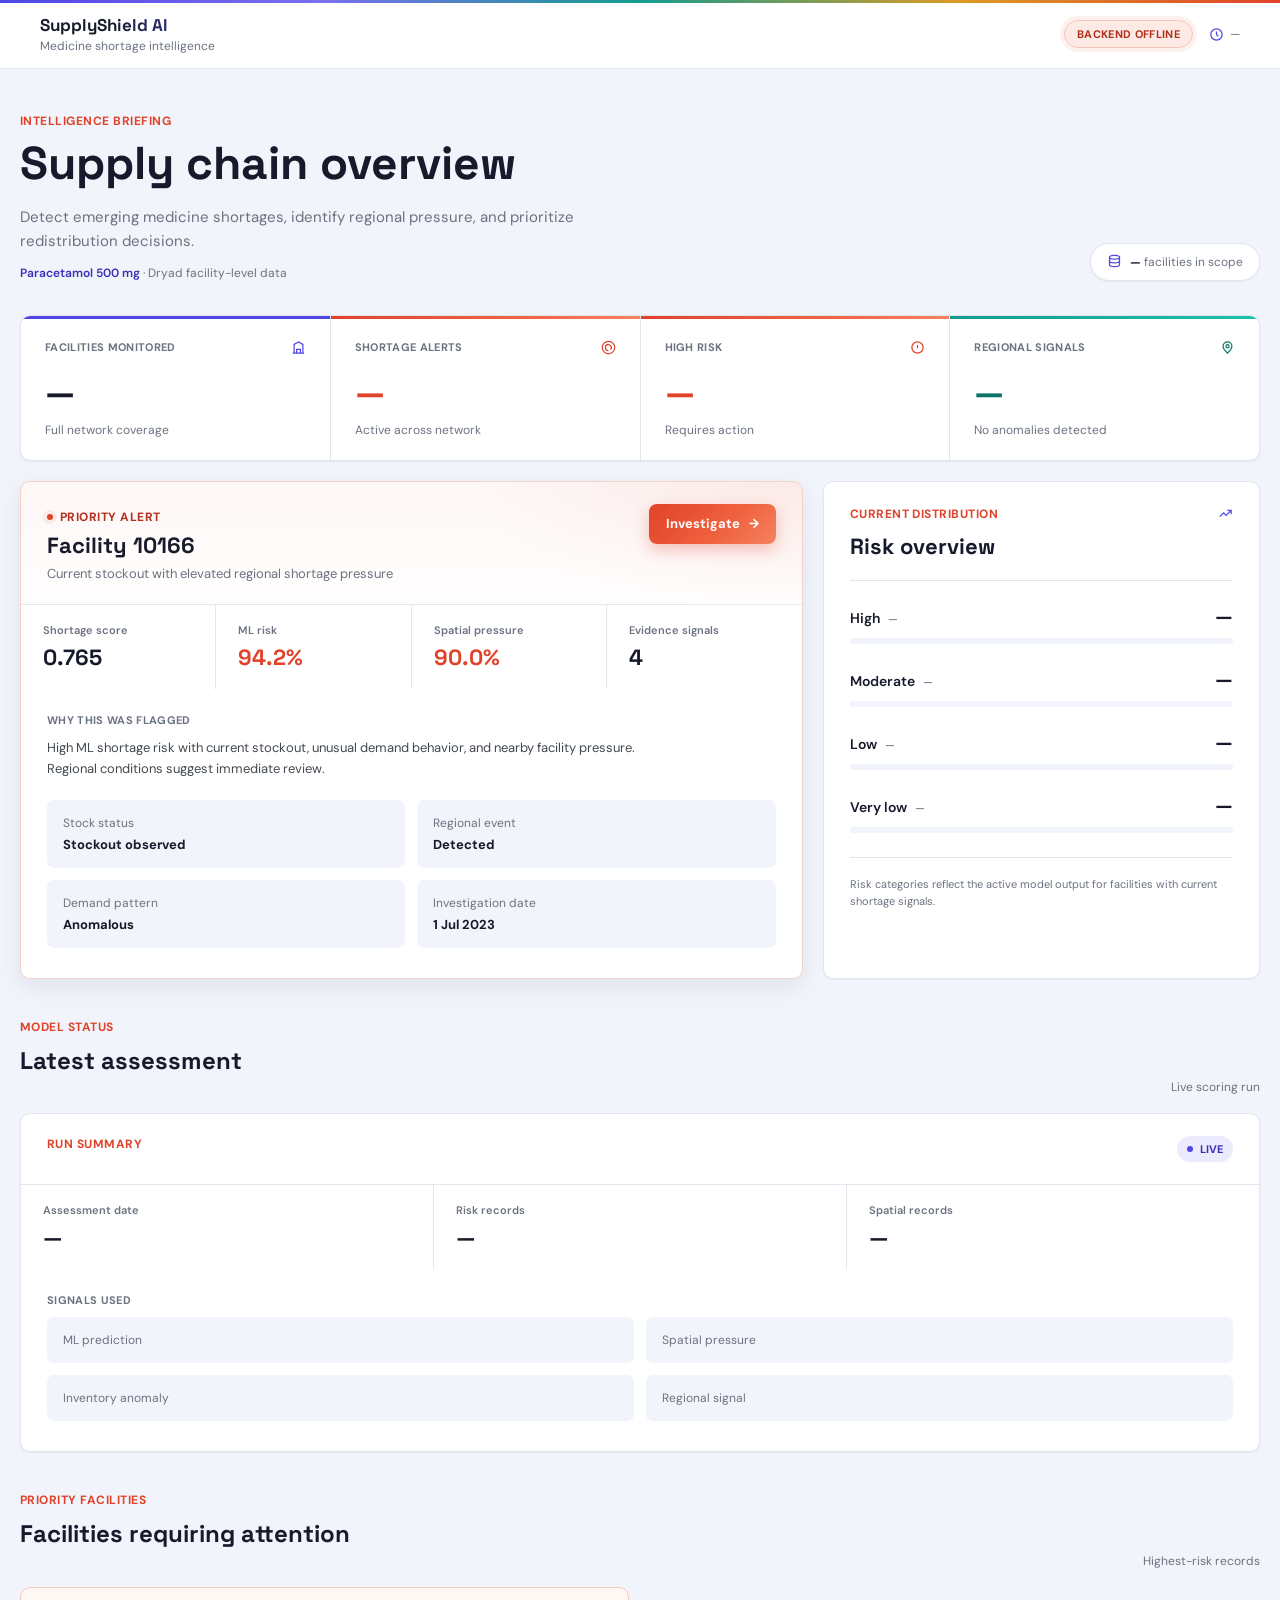
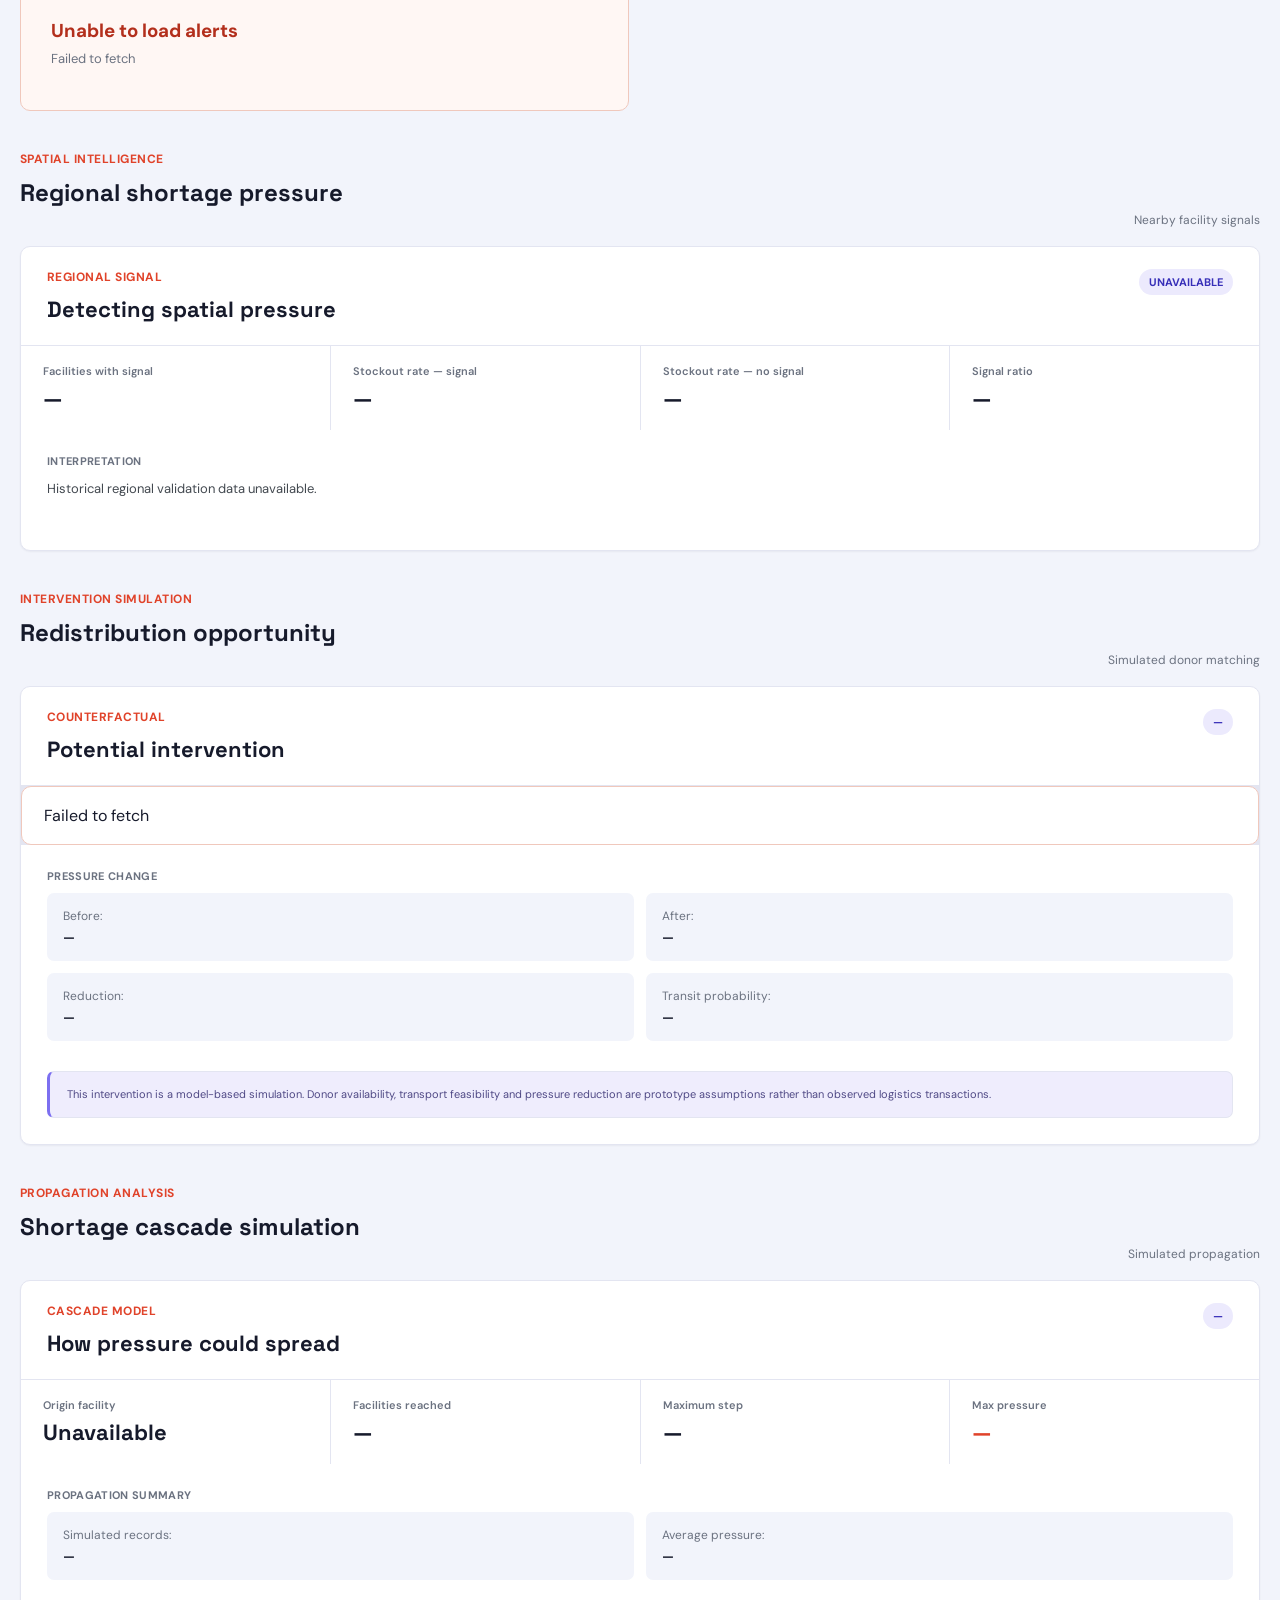
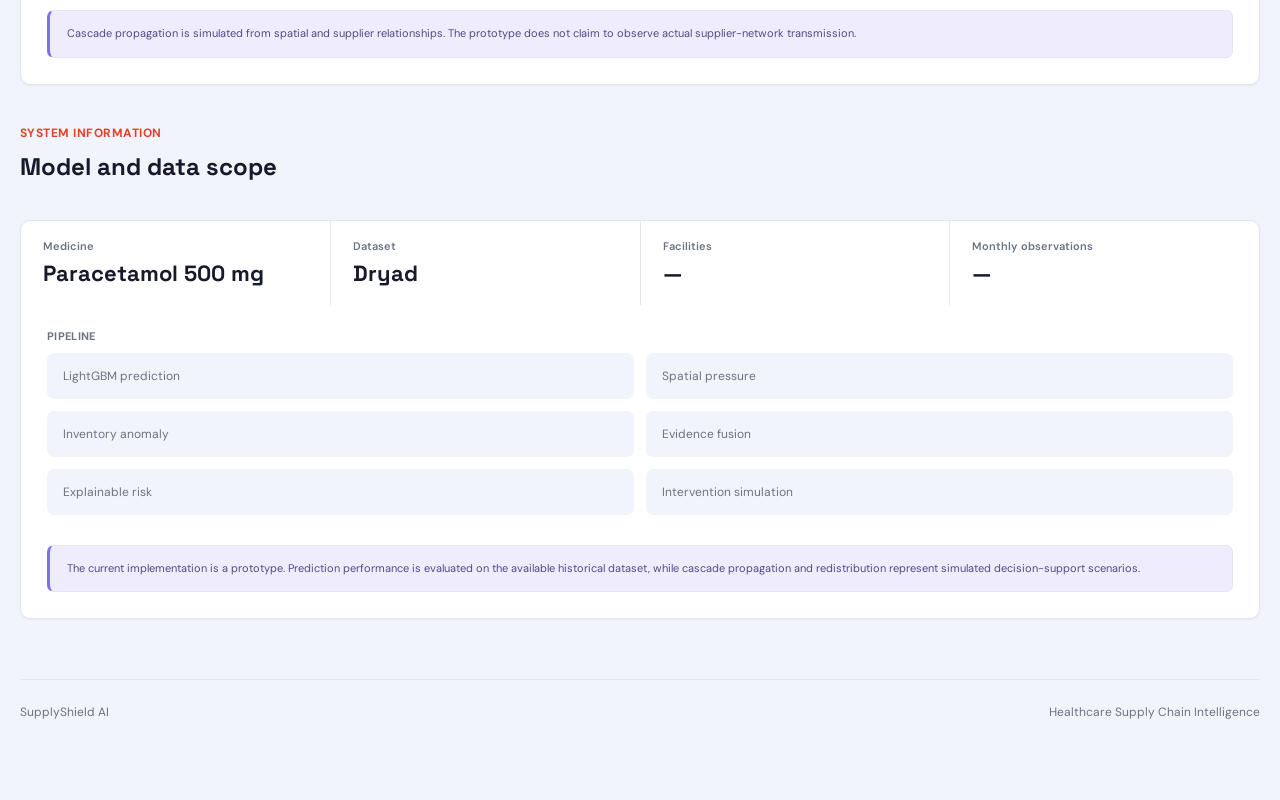
<file: src/frontend/index.html>
<!DOCTYPE html>
<html lang="en">
<head>
    <meta charset="UTF-8">
    <meta name="viewport" content="width=device-width, initial-scale=1.0">

    <title>SupplyShield AI</title>

    <link rel="stylesheet" href="style.css">
</head>

<body>

    <!-- =========================================================
         TOP BAR
    ========================================================== -->
    <header class="topbar">
        <div class="topbar__inner">

            <div class="brand">
                <div>
                    <strong>SupplyShield AI</strong>
                    <small>Medicine shortage intelligence</small>
                </div>
            </div>

            <div class="topbar__status">
                <span class="status" id="backend-status">
                    <span class="status-dot"></span>
                    Checking backend...
                </span>

                <span class="updated" id="last-updated">
                    <svg class="icon" viewBox="0 0 24 24" fill="none" stroke="currentColor" stroke-width="2"><circle cx="12" cy="12" r="9"/><path d="M12 7v5l3 3"/></svg>
                    —
                </span>
            </div>

        </div>
    </header>


    <!-- =========================================================
         MAIN SHELL
    ========================================================== -->
    <main class="shell">

        <!-- =====================================================
             INTRO
        ====================================================== -->
        <section class="intro">

            <div>
                <p class="eyebrow" id="briefing-date">
                    INTELLIGENCE BRIEFING
                </p>

                <h1>
                    Supply chain overview
                </h1>

                <p class="intro__copy">
                    Detect emerging medicine shortages, identify regional
                    pressure, and prioritize redistribution decisions.
                </p>

                <p class="intro__caption">
                    <span id="medicine-name">Paracetamol 500 mg</span>
                    &middot; Dryad facility-level data
                </p>
            </div>

            <div class="scope">
                <svg class="icon" viewBox="0 0 24 24" fill="none" stroke="currentColor" stroke-width="2"><ellipse cx="12" cy="5" rx="8" ry="3"/><path d="M4 5v6c0 1.66 3.58 3 8 3s8-1.34 8-3V5"/><path d="M4 11v6c0 1.66 3.58 3 8 3s8-1.34 8-3v-6"/></svg>
                <span><strong id="scope-facilities-count">—</strong> facilities in scope</span>
            </div>

        </section>


        <!-- =====================================================
             TOP METRICS
        ====================================================== -->
        <section class="metrics">

            <div class="metric">
                <span class="metric__label">
                    FACILITIES MONITORED
                    <svg class="icon" viewBox="0 0 24 24" fill="none" stroke="currentColor" stroke-width="2"><path d="M3 21h18"/><path d="M5 21V7l7-4 7 4v14"/><path d="M9 21v-6h6v6"/></svg>
                </span>

                <strong
                    class="metric__value"
                    id="facilities-count">
                    —
                </strong>

                <p>
                    Full network coverage
                </p>
            </div>


            <div class="metric">
                <span class="metric__label">
                    SHORTAGE ALERTS
                    <svg class="icon" viewBox="0 0 24 24" fill="none" stroke="currentColor" stroke-width="2"><path d="M12 2a10 10 0 1 0 0 20 10 10 0 0 0 0-20z"/><path d="M8.5 8.5a5 5 0 0 1 7 7M7 12a5 5 0 0 1 5-5m0 10a5 5 0 0 1-5-5"/></svg>
                </span>

                <strong
                    class="metric__value signal"
                    id="alerts-count">
                    —
                </strong>

                <p>
                    Active across network
                </p>
            </div>


            <div class="metric">
                <span class="metric__label">
                    HIGH RISK
                    <svg class="icon" viewBox="0 0 24 24" fill="none" stroke="currentColor" stroke-width="2"><circle cx="12" cy="12" r="9"/><path d="M12 8v5"/><path d="M12 16h.01"/></svg>
                </span>

                <strong
                    class="metric__value signal"
                    id="high-risk-count">
                    —
                </strong>

                <p>
                    Requires action
                </p>
            </div>


            <div class="metric">
                <span class="metric__label">
                    REGIONAL SIGNALS
                    <svg class="icon" viewBox="0 0 24 24" fill="none" stroke="currentColor" stroke-width="2"><path d="M12 21s-7-6.2-7-11a7 7 0 0 1 14 0c0 4.8-7 11-7 11z"/><circle cx="12" cy="10" r="2.5"/></svg>
                </span>

                <strong
                    class="metric__value teal"
                    id="regional-count">
                    —
                </strong>

                <p>
                    No anomalies detected
                </p>
            </div>

        </section>


        <!-- =====================================================
             PRIORITY ALERT + RISK OVERVIEW
        ====================================================== -->
        <section class="dashboard-grid">

            <!-- =================================================
                 PRIORITY ALERT
                 NOTE: this card highlights the single highest-risk
                 facility. It mirrors the first record already
                 rendered into #alerts-container below — wire it to
                 your fetch logic in app.js if you'd like it to
                 update automatically from the live feed.
            ================================================== -->
            <div class="alert-card priority-alert" id="priority-alert-card">

                <div class="alert-card__header">
                    <div>
                        <span class="priority-label" id="priority-alert-label">
                            <span class="status-dot"></span>
                            PRIORITY ALERT
                        </span>

                        <h2 id="priority-alert-title">
                            Facility 10166
                        </h2>

                        <p id="priority-alert-subtitle">
                            Current stockout with elevated regional shortage pressure
                        </p>
                    </div>

                    <a
                        href="#"
                        class="button"
                        id="priority-alert-investigate">
                        Investigate <span>&rarr;</span>
                    </a>
                </div>


                <div class="alert-stats priority-alert__stats">

                    <div>
                        <span>Shortage score</span>
                        <strong id="priority-alert-score">0.765</strong>
                    </div>

                    <div>
                        <span>ML risk</span>
                        <strong class="signal" id="priority-alert-ml-risk">94.2%</strong>
                    </div>

                    <div>
                        <span>Spatial pressure</span>
                        <strong class="signal" id="priority-alert-spatial">90.0%</strong>
                    </div>

                    <div>
                        <span>Evidence signals</span>
                        <strong id="priority-alert-signals">4</strong>
                    </div>

                </div>


                <div class="evidence">

                    <span class="evidence__label">WHY THIS WAS FLAGGED</span>

                    <p id="priority-alert-reason">
                        High ML shortage risk with current stockout, unusual
                        demand behavior, and nearby facility pressure. Regional
                        conditions suggest immediate review.
                    </p>

                    <div class="evidence__grid priority-alert__grid">

                        <div>
                            <span>Stock status</span>
                            <strong id="priority-alert-stock-status">Stockout observed</strong>
                        </div>

                        <div>
                            <span>Regional event</span>
                            <strong id="priority-alert-regional-event">Detected</strong>
                        </div>

                        <div>
                            <span>Demand pattern</span>
                            <strong id="priority-alert-demand-pattern">Anomalous</strong>
                        </div>

                        <div>
                            <span>Investigation date</span>
                            <strong id="priority-alert-date">1 Jul 2023</strong>
                        </div>

                    </div>

                </div>

            </div>


            <!-- =================================================
                 RISK OVERVIEW
            ================================================== -->
            <div class="risk-card">

                <div class="alert-card__header">
                    <div>
                        <p class="eyebrow">
                            CURRENT DISTRIBUTION
                        </p>

                        <h2>
                            Risk overview
                        </h2>
                    </div>

                    <svg class="icon" viewBox="0 0 24 24" fill="none" stroke="currentColor" stroke-width="2"><path d="M3 17l6-6 4 4 8-8"/><path d="M15 7h6v6"/></svg>
                </div>


                <div class="risk-list">

                    <!-- HIGH -->
                    <div class="risk">

                        <div class="risk__header">
                            <span>
                                High
                                <small id="risk-high-percent">—</small>
                            </span>

                            <strong id="risk-high-count">—</strong>
                        </div>

                        <div class="track">
                            <div
                                class="track__fill signal"
                                id="risk-high-bar">
                            </div>
                        </div>

                    </div>


                    <!-- MODERATE -->
                    <div class="risk">

                        <div class="risk__header">
                            <span>
                                Moderate
                                <small id="risk-moderate-percent">—</small>
                            </span>

                            <strong id="risk-moderate-count">—</strong>
                        </div>

                        <div class="track">
                            <div
                                class="track__fill warning"
                                id="risk-moderate-bar">
                            </div>
                        </div>

                    </div>


                    <!-- LOW -->
                    <div class="risk">

                        <div class="risk__header">
                            <span>
                                Low
                                <small id="risk-low-percent">—</small>
                            </span>

                            <strong id="risk-low-count">—</strong>
                        </div>

                        <div class="track">
                            <div
                                class="track__fill teal"
                                id="risk-low-bar">
                            </div>
                        </div>

                    </div>


                    <!-- VERY LOW -->
                    <div class="risk">

                        <div class="risk__header">
                            <span>
                                Very low
                                <small id="risk-very-low-percent">—</small>
                            </span>

                            <strong id="risk-very-low-count">—</strong>
                        </div>

                        <div class="track">
                            <div
                                class="track__fill teal"
                                id="risk-very-low-bar">
                            </div>
                        </div>

                    </div>

                </div>

                <p class="risk-card__footnote">
                    Risk categories reflect the active model output for
                    facilities with current shortage signals.
                </p>

            </div>

        </section>


        <!-- =====================================================
             LATEST MODEL ASSESSMENT
        ====================================================== -->
        <section class="section-block">

            <div class="section-heading">
                <div>
                    <p class="eyebrow">
                        MODEL STATUS
                    </p>

                    <h2>
                        Latest assessment
                    </h2>
                </div>

                <span class="section-meta">
                    Live scoring run
                </span>
            </div>

            <div class="alert-card">

                <div class="alert-card__header">
                    <div>
                        <p class="eyebrow">
                            RUN SUMMARY
                        </p>
                    </div>

                    <span class="alert-label">
                        <span class="status-dot"></span>
                        LIVE
                    </span>
                </div>


                <div class="alert-stats">

                    <div>
                        <span>
                            Assessment date
                        </span>

                        <strong id="latest-risk-date">
                            —
                        </strong>
                    </div>


                    <div>
                        <span>
                            Risk records
                        </span>

                        <strong id="risk-records">
                            —
                        </strong>
                    </div>


                    <div>
                        <span>
                            Spatial records
                        </span>

                        <strong id="spatial-records">
                            —
                        </strong>
                    </div>

                </div>


                <div class="evidence">

                    <span class="evidence__label">
                        SIGNALS USED
                    </span>

                    <div class="evidence__grid">

                        <span>
                            ML prediction
                        </span>

                        <span>
                            Spatial pressure
                        </span>

                        <span>
                            Inventory anomaly
                        </span>

                        <span>
                            Regional signal
                        </span>

                    </div>

                </div>

            </div>

        </section>


        <!-- =====================================================
             FACILITY ALERTS
        ====================================================== -->
        <section class="section-block">

            <div class="section-heading">

                <div>
                    <p class="eyebrow">
                        PRIORITY FACILITIES
                    </p>

                    <h2>
                        Facilities requiring attention
                    </h2>
                </div>

                <span class="section-meta">
                    Highest-risk records
                </span>

            </div>


            <div
                id="alerts-container"
                class="alerts-container">

                <div class="loading-state">
                    Loading facility alerts...
                </div>

            </div>

        </section>


        <!-- =====================================================
             FACILITY INVESTIGATION PANEL
             Used for dashboard-level inline details if required
        ====================================================== -->
        <section
            id="facility-details-panel"
            class="section-block facility-details-panel"
            style="display: none;">

            <div class="section-heading">

                <div>
                    <p class="eyebrow">
                        FACILITY INVESTIGATION
                    </p>

                    <h2>
                        Facility details
                    </h2>
                </div>

                <button
                    id="close-details"
                    class="button"
                    type="button">
                    Close
                </button>

            </div>


            <div id="facility-details">

                <!-- Filled by app.js -->

            </div>

        </section>


        <!-- =====================================================
             REGIONAL PRESSURE
        ====================================================== -->
        <section class="section-block">

            <div class="section-heading">

                <div>
                    <p class="eyebrow">
                        SPATIAL INTELLIGENCE
                    </p>

                    <h2>
                        Regional shortage pressure
                    </h2>
                </div>

                <span class="section-meta">
                    Nearby facility signals
                </span>

            </div>


            <div class="alert-card">

                <div class="alert-card__header">

                    <div>
                        <p class="eyebrow">
                            REGIONAL SIGNAL
                        </p>

                        <h2 id="regional-pressure-title">
                            Detecting spatial pressure
                        </h2>
                    </div>

                    <span
                        class="alert-label"
                        id="regional-pressure-badge">
                        —
                    </span>

                </div>


                <div class="alert-stats">

                    <div>
                        <span>
                            Facilities with signal
                        </span>

                        <strong id="regional-signal-count">
                            —
                        </strong>
                    </div>


                    <div>
                        <span>
                            Stockout rate — signal
                        </span>

                        <strong id="regional-stockout-signal">
                            —
                        </strong>
                    </div>


                    <div>
                        <span>
                            Stockout rate — no signal
                        </span>

                        <strong id="regional-stockout-no-signal">
                            —
                        </strong>
                    </div>


                    <div>
                        <span>
                            Signal ratio
                        </span>

                        <strong id="regional-signal-ratio">
                            —
                        </strong>
                    </div>

                </div>


                <div class="evidence">

                    <span class="evidence__label">
                        INTERPRETATION
                    </span>

                    <p id="regional-pressure-description">
                        Loading regional evidence...
                    </p>

                </div>

            </div>

        </section>


        <!-- =====================================================
             REDISTRIBUTION / INTERVENTION
        ====================================================== -->
        <section class="section-block">

            <div class="section-heading">

                <div>
                    <p class="eyebrow">
                        INTERVENTION SIMULATION
                    </p>

                    <h2>
                        Redistribution opportunity
                    </h2>
                </div>

                <span class="section-meta">
                    Simulated donor matching
                </span>

            </div>


            <div class="alert-card">

                <div class="alert-card__header">

                    <div>
                        <p class="eyebrow">
                            COUNTERFACTUAL
                        </p>

                        <h2 id="intervention-title">
                            Potential intervention
                        </h2>
                    </div>

                    <span
                        class="alert-label"
                        id="intervention-status">
                        —
                    </span>

                </div>


                <div
                    id="intervention-container"
                    class="alert-stats">

                    <div>
                        <span>
                            Recipient
                        </span>

                        <strong id="intervention-recipient">
                            —
                        </strong>
                    </div>


                    <div>
                        <span>
                            Donor
                        </span>

                        <strong id="intervention-donor">
                            —
                        </strong>
                    </div>


                    <div>
                        <span>
                            Distance
                        </span>

                        <strong id="intervention-distance">
                            —
                        </strong>
                    </div>


                    <div>
                        <span>
                            Donor safety
                        </span>

                        <strong id="intervention-safety">
                            —
                        </strong>
                    </div>

                </div>


                <div class="evidence">

                    <span class="evidence__label">
                        PRESSURE CHANGE
                    </span>

                    <div class="evidence__grid">

                        <span>
                            Before:
                            <strong id="intervention-before">
                                —
                            </strong>
                        </span>

                        <span>
                            After:
                            <strong id="intervention-after">
                                —
                            </strong>
                        </span>

                        <span>
                            Reduction:
                            <strong id="intervention-reduction">
                                —
                            </strong>
                        </span>

                        <span>
                            Transit probability:
                            <strong id="intervention-transit">
                                —
                            </strong>
                        </span>

                    </div>

                </div>


                <p class="simulation-note">
                    This intervention is a model-based simulation.
                    Donor availability, transport feasibility and pressure
                    reduction are prototype assumptions rather than observed
                    logistics transactions.
                </p>

            </div>

        </section>


        <!-- =====================================================
             CASCADE SIMULATION
        ====================================================== -->
        <section class="section-block">

            <div class="section-heading">

                <div>
                    <p class="eyebrow">
                        PROPAGATION ANALYSIS
                    </p>

                    <h2>
                        Shortage cascade simulation
                    </h2>
                </div>

                <span class="section-meta">
                    Simulated propagation
                </span>

            </div>


            <div class="alert-card">

                <div class="alert-card__header">

                    <div>
                        <p class="eyebrow">
                            CASCADE MODEL
                        </p>

                        <h2>
                            How pressure could spread
                        </h2>
                    </div>

                    <span
                        class="alert-label"
                        id="cascade-status">
                        —
                    </span>

                </div>


                <div class="alert-stats">

                    <div>
                        <span>
                            Origin facility
                        </span>

                        <strong id="cascade-origin">
                            —
                        </strong>
                    </div>


                    <div>
                        <span>
                            Facilities reached
                        </span>

                        <strong id="cascade-facilities">
                            —
                        </strong>
                    </div>


                    <div>
                        <span>
                            Maximum step
                        </span>

                        <strong id="cascade-max-step">
                            —
                        </strong>
                    </div>


                    <div>
                        <span>
                            Max pressure
                        </span>

                        <strong
                            class="signal"
                            id="cascade-max-pressure">
                            —
                        </strong>
                    </div>

                </div>


                <div class="evidence">

                    <span class="evidence__label">
                        PROPAGATION SUMMARY
                    </span>

                    <div class="evidence__grid">

                        <span>
                            Simulated records:
                            <strong id="cascade-records">
                                —
                            </strong>
                        </span>

                        <span>
                            Average pressure:
                            <strong id="cascade-avg-pressure">
                                —
                            </strong>
                        </span>

                    </div>

                </div>


                <p class="simulation-note">
                    Cascade propagation is simulated from spatial and supplier
                    relationships. The prototype does not claim to observe
                    actual supplier-network transmission.
                </p>

            </div>

        </section>


        <!-- =====================================================
             SYSTEM INFORMATION
        ====================================================== -->
        <section
            id="system-info"
            class="section-block">

            <div class="section-heading">

                <div>
                    <p class="eyebrow">
                        SYSTEM INFORMATION
                    </p>

                    <h2>
                        Model and data scope
                    </h2>
                </div>

            </div>


            <div class="alert-card">

                <div class="alert-stats">

                    <div>
                        <span>
                            Medicine
                        </span>

                        <strong>
                            Paracetamol 500 mg
                        </strong>
                    </div>


                    <div>
                        <span>
                            Dataset
                        </span>

                        <strong>
                            Dryad
                        </strong>
                    </div>


                    <div>
                        <span>
                            Facilities
                        </span>

                        <strong id="system-facilities">
                            —
                        </strong>
                    </div>


                    <div>
                        <span>
                            Monthly observations
                        </span>

                        <strong id="system-records">
                            —
                        </strong>
                    </div>

                </div>


                <div class="evidence">

                    <span class="evidence__label">
                        PIPELINE
                    </span>

                    <div class="evidence__grid">

                        <span>
                            LightGBM prediction
                        </span>

                        <span>
                            Spatial pressure
                        </span>

                        <span>
                            Inventory anomaly
                        </span>

                        <span>
                            Evidence fusion
                        </span>

                        <span>
                            Explainable risk
                        </span>

                        <span>
                            Intervention simulation
                        </span>

                    </div>

                </div>


                <p class="simulation-note">
                    The current implementation is a prototype. Prediction
                    performance is evaluated on the available historical
                    dataset, while cascade propagation and redistribution
                    represent simulated decision-support scenarios.
                </p>

            </div>

        </section>


        <!-- =====================================================
             FOOTER
        ====================================================== -->
        <footer class="footer">

            <span>
                SupplyShield AI
            </span>

            <span>
                Healthcare Supply Chain Intelligence
            </span>

        </footer>

    </main>


    <!-- =========================================================
         JAVASCRIPT
    ========================================================== -->
    <script src="app.js"></script>

    <!-- =========================================================
         Small non-breaking sync helper.
         Mirrors the live facility count (populated by app.js into
         #facilities-count) into the "facilities in scope" badge in
         the hero. Safe to remove if you wire this up in app.js
         instead.
    ========================================================== -->
    <script>
        (function () {
            var source = document.getElementById('facilities-count');
            var target = document.getElementById('scope-facilities-count');
            if (!source || !target) return;

            var sync = function () {
                target.textContent = source.textContent;
            };

            sync();
            new MutationObserver(sync).observe(source, { childList: true, characterData: true, subtree: true });
        })();
    </script>

</body>
</html>
</file>
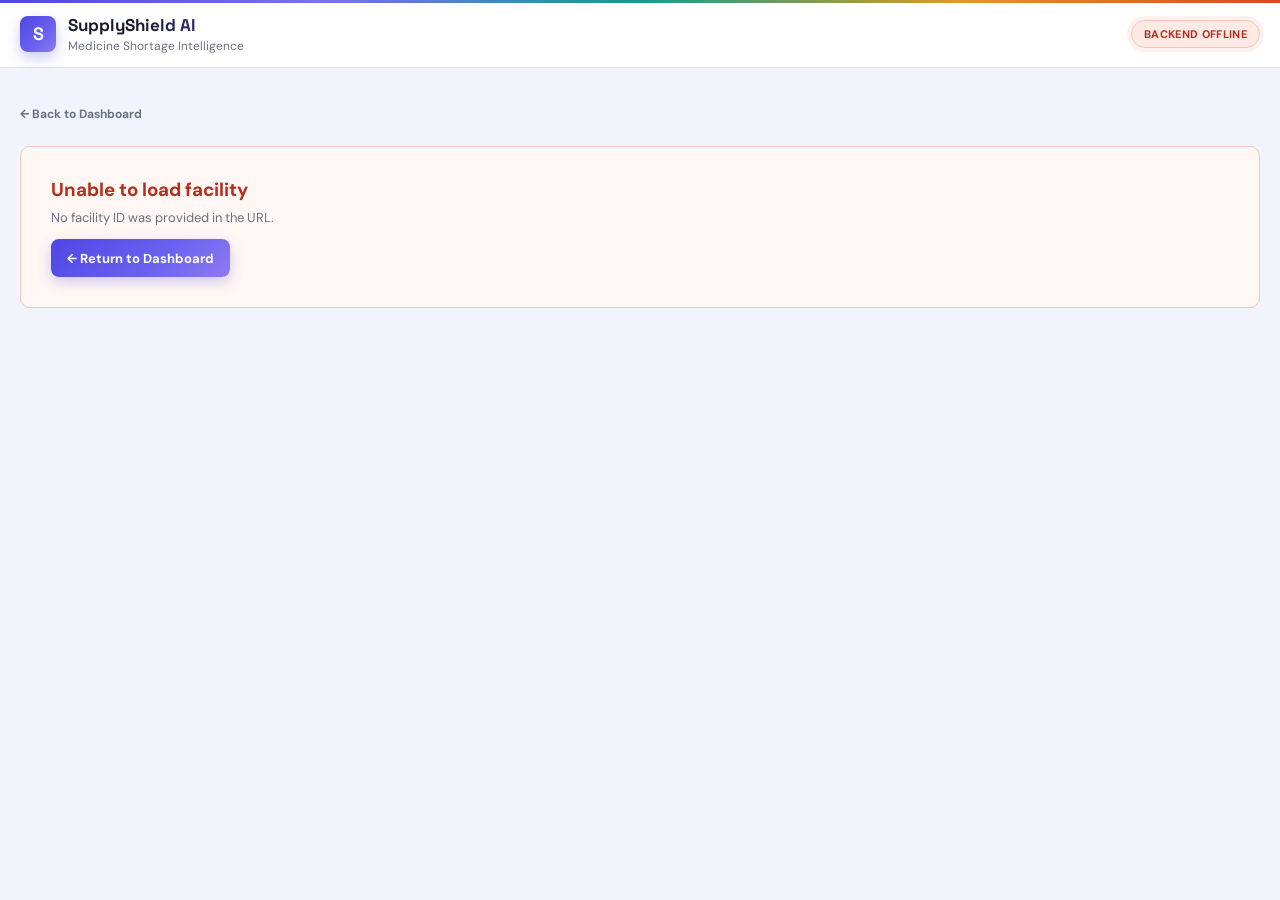
<file: src/frontend/facility.html>
<!DOCTYPE html>
<html lang="en">

<head>

    <meta charset="UTF-8">

    <meta
        name="viewport"
        content="width=device-width, initial-scale=1.0"
    >

    <title>
        Facility Investigation | SupplyShield AI
    </title>

    <link
        rel="stylesheet"
        href="style.css"
    >

</head>


<body>

    <!-- =====================================================
         HEADER
         ===================================================== -->

    <header class="topbar">

        <div class="brand">

            <div class="brand-mark">
                S
            </div>

            <div class="brand-text">

                <strong>
                    SupplyShield AI
                </strong>

                <span>
                    Medicine Shortage Intelligence
                </span>

            </div>

        </div>


        <div class="backend-status-wrap">

            <span
                id="backend-status"
                class="backend-status"
            >
                Checking backend...
            </span>

        </div>

    </header>



    <!-- =====================================================
         PAGE
         ===================================================== -->

    <main class="facility-page">


        <!-- BACK -->

        <a
            href="index.html"
            class="back-link"
        >
            ← Back to Dashboard
        </a>



        <!-- =================================================
             LOADING
             ================================================= -->

        <section
            id="facility-loading"
            class="loading-state"
        >

            <div class="loading-spinner"></div>

            <h3>
                Loading facility investigation...
            </h3>

            <p>
                Retrieving facility-level shortage evidence.
            </p>

        </section>



        <!-- =================================================
             ERROR
             ================================================= -->

        <section
            id="facility-error"
            class="error-state"
            style="display:none;"
        >

            <h3>
                Unable to load facility
            </h3>

            <p id="facility-error-message">
                An unexpected error occurred.
            </p>

            <a
                href="index.html"
                class="investigate-btn"
            >
                ← Return to Dashboard
            </a>

        </section>



        <!-- =================================================
             FACILITY CONTENT
             ================================================= -->

        <div
            id="facility-content"
            style="display:none;"
        >


            <!-- =================================================
                 HERO
                 ================================================= -->

            <section class="facility-hero">

                <div class="facility-hero-left">

                    <span class="facility-eyebrow">
                        FACILITY INVESTIGATION
                    </span>

                    <h1>

                        Facility
                        <span id="facility-id">
                            —
                        </span>

                    </h1>


                    <p
                        id="facility-location"
                        class="facility-location"
                    >
                        —
                    </p>


                    <p
                        id="facility-date"
                        class="facility-date"
                    >
                        Risk assessment date: —
                    </p>

                </div>


                <div class="facility-risk-display">

                    <span
                        id="facility-risk-badge"
                        class="risk-badge"
                    >
                        —
                    </span>


                    <div
                        id="facility-score"
                        class="facility-score"
                    >
                        —
                    </div>


                    <span>
                        fused shortage score
                    </span>

                </div>

            </section>



            <!-- =================================================
                 KEY METRICS
                 ================================================= -->

            <section class="investigation-grid">


                <div class="investigation-card primary">

                    <div class="investigation-card-title">
                        Prediction
                    </div>

                    <div
                        id="metric-ml-risk"
                        class="metric-large"
                    >
                        —
                    </div>

                    <div class="metric-label">
                        ML-predicted shortage risk
                    </div>

                    <div class="metric-bar">

                        <div
                            id="ml-risk-bar"
                            class="metric-bar-fill"
                        ></div>

                    </div>

                </div>



                <div class="investigation-card">

                    <div class="investigation-card-title">
                        Spatial pressure
                    </div>

                    <div
                        id="metric-spatial"
                        class="metric-large"
                    >
                        —
                    </div>

                    <div class="metric-label">
                        Nearby shortage pressure
                    </div>

                </div>



                <div class="investigation-card">

                    <div class="investigation-card-title">
                        Evidence
                    </div>

                    <div
                        id="metric-evidence"
                        class="metric-large"
                    >
                        —
                    </div>

                    <div class="metric-label">
                        shortage signals detected
                    </div>

                </div>



                <div class="investigation-card">

                    <div class="investigation-card-title">
                        Current status
                    </div>

                    <div
                        id="metric-stockout"
                        class="metric-large"
                    >
                        —
                    </div>

                    <div
                        id="metric-stockout-label"
                        class="metric-label"
                    >
                        Current inventory status
                    </div>

                </div>

            </section>



            <!-- =================================================
                 EVIDENCE
                 ================================================= -->

            <section class="investigation-section">

                <div class="section-heading">

                    <div>

                        <span class="section-kicker">
                            WHY THIS FACILITY IS FLAGGED
                        </span>

                        <h2>
                            Evidence breakdown
                        </h2>

                    </div>

                </div>


                <div
                    id="evidence-list"
                    class="evidence-list"
                ></div>

            </section>



            <!-- =================================================
                 LOCAL CONDITIONS
                 ================================================= -->

            <section class="investigation-section">

                <div class="section-heading">

                    <div>

                        <span class="section-kicker">
                            LOCAL CONDITIONS
                        </span>

                        <h2>
                            Facility and neighbourhood data
                        </h2>

                    </div>

                </div>


                <div
                    id="facility-metrics"
                    class="detail-grid"
                ></div>

            </section>



            <!-- =================================================
                 XAI
                 ================================================= -->

            <section class="investigation-section xai-section">

                <div class="section-heading">

                    <div>

                        <span class="section-kicker">
                            EXPLAINABLE AI
                        </span>

                        <h2>
                            Model reasoning
                        </h2>

                    </div>

                </div>


                <div id="xai-content"></div>

            </section>



            <!-- =================================================
                 REDISTRIBUTION
                 ================================================= -->

            <section class="investigation-section">

                <div class="section-heading">

                    <div>

                        <span class="section-kicker">
                            RESPONSE OPTIONS
                        </span>

                        <h2>
                            Redistribution opportunities
                        </h2>

                    </div>

                </div>


                <div
                    id="redistribution-content"
                ></div>

            </section>



            <!-- =================================================
                 SPATIAL HISTORY
                 ================================================= -->

            <section class="investigation-section">

                <div class="section-heading">

                    <div>

                        <span class="section-kicker">
                            SPATIAL SIGNAL
                        </span>

                        <h2>
                            Recent spatial observations
                        </h2>

                    </div>

                </div>


                <div
                    id="spatial-content"
                ></div>

            </section>



            <!-- =================================================
                 PROTOTYPE NOTE
                 ================================================= -->

            <section class="simulation-note">

                <strong>
                    Prototype note:
                </strong>

                SupplyShield AI combines ML prediction,
                observed stockout conditions, spatial
                shortage signals and anomaly evidence.
                Redistribution results shown here are
                simulated decision-support scenarios rather
                than observed supplier or transport records.

            </section>


        </div>

    </main>



    <script src="facility.js"></script>

</body>

</html>
</file>
<file: src/frontend/style.css>
@import url("https://fonts.googleapis.com/css2?family=DM+Sans:wght@400;500;700&family=Space+Grotesk:wght@500;700&display=swap");

:root {
  /* Base surfaces */
  --background: #f2f4fb;
  --surface: #fff;
  --foreground: #161a2b;
  --muted: #6b7280;
  --border: #e3e5f1;
  --subtle: #f2f4fb;

  /* Signal (urgent / high risk) */
  --signal: #e0432a;
  --signal-dark: #b32f1c;
  --signal-soft: #fdeae5;

  /* Indigo (brand / primary actions / informational) */
  --indigo: #4f46e5;
  --indigo-dark: #372fb8;
  --indigo-soft: #eceafd;

  /* Teal (positive / low risk / regional) */
  --teal: #149c8d;
  --teal-dark: #0d7568;
  --teal-soft: #e2f6f2;

  /* Amber (moderate risk) */
  --warning: #dd9a26;
  --warning-dark: #ad7517;
  --warning-soft: #fdf1dc;

  /* Green (very low risk / healthy) */
  --green: #279e5b;
  --green-dark: #1c7c47;
  --green-soft: #e4f7ec;

  /* Violet (secondary accent, used sparingly) */
  --violet: #7c6ff0;
  --violet-soft: #efedfd;

  --radius: 10px;
  --shadow: 0 1px 2px rgba(20, 22, 46, .05);
  --shadow-md: 0 8px 22px rgba(28, 30, 66, .08);
  --shadow-lg: 0 18px 40px rgba(28, 30, 66, .16);

  --gradient-indigo: linear-gradient(135deg, var(--indigo), #6a62ee 60%, #8f79f3);
  --gradient-signal: linear-gradient(135deg, var(--signal), #f0623f 60%, #f4835f);
  --gradient-teal: linear-gradient(135deg, var(--teal), #1cc2ad);
  --gradient-warning: linear-gradient(135deg, var(--warning), #efb84b);
  --gradient-spectrum: linear-gradient(90deg, var(--indigo), var(--violet), var(--teal), var(--warning), var(--signal));
}

* { box-sizing: border-box; }
html { scroll-behavior: smooth; }
body { position: relative; margin: 0; background: var(--background); color: var(--foreground); font-family: "DM Sans", sans-serif; letter-spacing: 0; }
a { color: inherit; text-decoration: none; }
.icon { width: 15px; height: 15px; flex-shrink: 0; }

/* Signature top hairline: a quiet nod to the multiple risk signals
   this product tracks (indigo → violet → teal → amber → signal).
   The one deliberately bold, whole-site gesture — everything else
   stays disciplined. */
body::before {
  content: "";
  position: fixed;
  top: 0; left: 0; right: 0;
  height: 3px;
  background: var(--gradient-spectrum);
  z-index: 80;
}

::selection { background: var(--indigo-soft); color: var(--indigo-dark); }

a:focus-visible,
button:focus-visible,
.button:focus-visible,
.investigate-btn:focus-visible,
.back-link:focus-visible {
  outline: 2px solid var(--indigo);
  outline-offset: 2px;
  border-radius: 4px;
}

/* ============================================================
   TOP BAR
   ============================================================ */
.topbar { display: flex; align-items: center; justify-content: space-between; gap: 16px; min-height: 68px; padding: 0 max(20px, calc((100% - 1480px) / 2)); border-bottom: 1px solid var(--border); background: var(--surface); }
.topbar__inner { width: min(100% - 40px, 1480px); min-height: 68px; margin: auto; display: flex; align-items: center; justify-content: space-between; gap: 16px; }
.brand { display: flex; align-items: center; gap: 12px; }
.brand strong, .brand small { display: block; }
.brand strong {
  font: 700 17px "Space Grotesk", sans-serif;
  background: linear-gradient(100deg, var(--foreground) 40%, var(--indigo) 120%);
  -webkit-background-clip: text;
  background-clip: text;
  color: transparent;
}
.brand small { margin-top: 2px; color: var(--muted); font-size: 12px; }
.topbar__status { display: flex; align-items: center; gap: 16px; }
.updated { display: flex; align-items: center; gap: 6px; color: var(--muted); font-size: 12px; }
.updated .icon { color: var(--indigo); }
.status { display: flex; align-items: center; gap: 8px; padding: 6px 12px; border: 1px solid #c7ead9; border-radius: 20px; background: var(--green-soft); color: var(--green-dark); font-size: 11px; font-weight: 700; letter-spacing: .03em; text-transform: uppercase; box-shadow: 0 0 0 4px rgba(39, 158, 91, .07); transition: box-shadow .25s; }
.status-dot { width: 6px; height: 6px; border-radius: 50%; background: currentColor; animation: pulse 1.8s ease-in-out infinite; }

/* facility.html uses its own (differently-named) header markup —
   .brand-mark / .brand-text / .backend-status-wrap / .backend-status
   instead of index.html's .brand__mark / .topbar__inner / .status —
   styled to match here so both pages' headers look identical. */
.brand-mark { display: grid; flex-shrink: 0; place-items: center; width: 36px; height: 36px; border-radius: 8px; background: var(--gradient-indigo); color: #fff; font: 700 18px "Space Grotesk", sans-serif; box-shadow: 0 6px 14px rgba(79, 70, 229, .28); }
.brand-text { display: flex; flex-direction: column; }
.brand-text strong { font: 700 17px "Space Grotesk", sans-serif; }
.brand-text span { margin-top: 2px; color: var(--muted); font-size: 12px; }
.backend-status-wrap { display: flex; align-items: center; }
.backend-status { display: inline-flex; align-items: center; gap: 8px; padding: 6px 12px; border: 1px solid var(--border); border-radius: 20px; background: var(--subtle); color: var(--muted); font-size: 11px; font-weight: 700; letter-spacing: .03em; text-transform: uppercase; }
.backend-status.online { background: var(--green-soft); color: var(--green-dark); border-color: #c7ead9; box-shadow: 0 0 0 4px rgba(39, 158, 91, .07); }
.backend-status.offline { background: var(--signal-soft); color: var(--signal-dark); border-color: #f4c7ba; box-shadow: 0 0 0 4px rgba(224, 67, 42, .07); }

/* ============================================================
   SHELL / INTRO
   ============================================================ */
.shell { width: min(100% - 40px, 1480px); margin: auto; padding: 44px 0 80px; }
.intro { display: flex; align-items: flex-end; justify-content: space-between; gap: 24px; padding-bottom: 34px; }
.eyebrow { margin: 0 0 10px; color: var(--signal); font-size: 12px; font-weight: 700; text-transform: uppercase; letter-spacing: .04em; }
h1, h2, h3, p { margin-top: 0; }
h1, h2 { font-family: "Space Grotesk", sans-serif; }
h1 { margin-bottom: 0; font-size: clamp(32px, 4vw, 46px); line-height: 1.08; font-weight: 700; }
.intro__copy { max-width: 620px; margin: 16px 0 0; color: var(--muted); font-size: 15px; line-height: 1.6; }
.intro__caption { max-width: 620px; margin: 12px 0 0; color: var(--muted); font-size: 12px; }
.intro__caption span { color: var(--indigo-dark); font-weight: 600; }
.scope { display: flex; align-items: center; gap: 8px; flex-shrink: 0; padding: 10px 16px; border: 1px solid var(--border); border-radius: 20px; background: var(--surface); color: var(--muted); font-size: 12px; box-shadow: var(--shadow); }
.scope .icon { color: var(--indigo); }
.scope strong { color: var(--foreground); font-family: "Space Grotesk", sans-serif; font-weight: 700; }

/* ============================================================
   METRICS
   ============================================================ */
.metrics { display: grid; grid-template-columns: repeat(4, 1fr); overflow: hidden; border: 1px solid var(--border); border-radius: var(--radius); background: var(--border); gap: 1px; box-shadow: var(--shadow); }
.metric { position: relative; min-width: 0; padding: 24px 24px 22px; background: var(--surface); overflow: hidden; }
.metric::before { content: ""; position: absolute; top: 0; left: 0; right: 0; height: 3px; background: var(--indigo); }
.metric:nth-child(2)::before { background: var(--gradient-signal); }
.metric:nth-child(3)::before { background: var(--gradient-signal); }
.metric:nth-child(4)::before { background: var(--gradient-teal); }
.metric__label { display: flex; align-items: center; justify-content: space-between; color: var(--muted); font-size: 11px; font-weight: 700; text-transform: uppercase; letter-spacing: .03em; }
.metric__label .icon { color: var(--indigo); }
.metric:nth-child(2) .metric__label .icon,
.metric:nth-child(3) .metric__label .icon { color: var(--signal); }
.metric:nth-child(4) .metric__label .icon { color: var(--teal-dark); }
.metric__value { display: block; margin-top: 16px; font: 700 34px "Space Grotesk", sans-serif; }
.metric p { margin: 8px 0 0; color: var(--muted); font-size: 12px; }
.signal { color: var(--signal) !important; }
.teal { color: var(--teal-dark) !important; }

/* ============================================================
   PRIORITY ALERT + RISK OVERVIEW
   ============================================================ */
.dashboard-grid { display: grid; grid-template-columns: minmax(0, 1.7fr) minmax(320px, .95fr); gap: 20px; margin-top: 20px; }
.alert-card, .risk-card { position: relative; overflow: hidden; border: 1px solid var(--border); border-radius: var(--radius); background: var(--surface); box-shadow: var(--shadow); }

/* Priority alert is the one place this dashboard is allowed to feel
   urgent — a quiet radial wash in the signal color, nothing else on
   the page carries this treatment. */
.priority-alert { border-color: #f3d3c9; box-shadow: var(--shadow-md); }
.priority-alert::before {
  content: "";
  position: absolute;
  inset: 0;
  background:
    radial-gradient(560px 220px at 100% 0%, rgba(224, 67, 42, .08), transparent 60%),
    linear-gradient(180deg, rgba(224, 67, 42, .04), transparent 30%);
  pointer-events: none;
}
.priority-alert > * { position: relative; z-index: 1; }

.alert-card__header { display: flex; align-items: flex-start; justify-content: space-between; gap: 20px; padding: 22px 26px; border-bottom: 1px solid var(--border); }
.alert-card h2, .risk-card h2 { margin: 6px 0 0; font-size: 22px; }
.alert-card__header > div > p:not(.eyebrow) { margin: 6px 0 0; color: var(--muted); font-size: 13px; }

.priority-label { display: inline-flex; align-items: center; gap: 7px; color: var(--signal-dark); font-size: 12px; font-weight: 700; text-transform: uppercase; letter-spacing: .04em; }
.priority-label .status-dot { background: var(--signal); box-shadow: 0 0 0 4px var(--signal-soft); }
.priority-alert__stats { grid-template-columns: repeat(4, 1fr) !important; }

.alert-label { display: inline-flex; align-items: center; gap: 7px; padding: 6px 10px; border-radius: 20px; background: var(--indigo-soft); color: var(--indigo-dark); font-size: 11px; font-weight: 700; text-transform: uppercase; }
.alert-label .status-dot { background: var(--indigo); }

.button {
  display: inline-flex; min-height: 40px; align-items: center; gap: 9px; padding: 0 17px;
  border: 0; border-radius: 8px;
  background: var(--gradient-indigo); color: #fff;
  font-size: 13px; font-weight: 700;
  box-shadow: 0 6px 16px rgba(79, 70, 229, .28);
  transition: transform .18s ease, box-shadow .18s ease, background .18s ease;
  cursor: pointer;
}
.button:hover { transform: translateY(-1px); box-shadow: 0 10px 22px rgba(79, 70, 229, .34); }
.button:active { transform: translateY(0); box-shadow: 0 4px 10px rgba(79, 70, 229, .28); }
.button:hover span { transform: translate(2px, -2px); }
.button span { transition: transform .2s; display: inline-block; }

/* The priority alert's CTA gets the urgent-signal gradient instead of
   the default indigo action color, so color keeps telling the truth
   about severity even on the button itself. */
#priority-alert-investigate,
.priority-alert .button {
  background: var(--gradient-signal);
  box-shadow: 0 6px 16px rgba(224, 67, 42, .3);
}
#priority-alert-investigate:hover,
.priority-alert .button:hover {
  box-shadow: 0 10px 22px rgba(224, 67, 42, .36);
}

/* Close / dismiss actions read as secondary — outline, not filled */
#close-details.button {
  background: var(--surface);
  color: var(--foreground);
  border: 1px solid var(--border);
  box-shadow: none;
}
#close-details.button:hover {
  background: var(--subtle);
  border-color: #d5d8e6;
  box-shadow: none;
  transform: none;
}

.alert-stats { display: grid; grid-template-columns: repeat(auto-fit, minmax(150px, 1fr)); background: var(--border); gap: 1px; }
.alert-stats > div { padding: 18px 22px; background: var(--surface); }
.alert-stats span { display: block; color: var(--muted); font-size: 11px; font-weight: 600; }
.alert-stats strong { display: block; margin-top: 6px; font: 700 22px "Space Grotesk", sans-serif; }

.evidence { padding: 24px 26px 30px; }
.evidence__label { display: block; margin-bottom: 10px; color: var(--muted); font-size: 11px; font-weight: 700; text-transform: uppercase; letter-spacing: .03em; }
.evidence > p { max-width: 640px; margin: 0 0 20px; color: #434950; font-size: 13px; line-height: 1.65; }
.evidence__grid { display: grid; grid-template-columns: 1fr 1fr; gap: 12px; }
.evidence__grid > div, .evidence__grid > span { padding: 14px 15px; border-radius: 7px; background: var(--subtle); font-size: 12px; color: var(--muted); border: 1px solid transparent; transition: border-color .2s; }
.evidence__grid > div:hover, .evidence__grid > span:hover { border-color: var(--border); }
.evidence__grid strong { display: block; margin-top: 5px; color: var(--foreground); font-size: 13px; }

/* Risk overview sidebar */
.risk-card { padding: 24px 26px; }
.risk-card .alert-card__header { padding: 0 0 20px; margin-bottom: 22px; border-bottom: 1px solid var(--border); }
.risk-card .alert-card__header .icon { color: var(--indigo); }
.risk-list { display: flex; flex-direction: column; gap: 22px; }
.risk__header { display: flex; align-items: baseline; justify-content: space-between; }
.risk__header span { display: flex; align-items: baseline; gap: 8px; font-size: 14px; font-weight: 600; }
.risk__header small { color: var(--muted); font-size: 11px; font-weight: 500; }
.risk__header strong { font: 700 20px "Space Grotesk", sans-serif; }
.track { height: 6px; margin-top: 9px; overflow: hidden; border-radius: 10px; background: var(--subtle); }
.track__fill { display: block; width: 0; height: 100%; border-radius: inherit; transition: width .6s ease; }
.track__fill.signal { background: var(--gradient-signal); }
.track__fill.warning { background: var(--gradient-warning); }
.track__fill.teal { background: var(--gradient-teal); }
.risk-card__footnote { margin-top: 24px; padding-top: 18px; border-top: 1px solid var(--border); color: var(--muted); font-size: 11px; line-height: 1.6; }

/* ============================================================
   GENERIC SECTIONS
   ============================================================ */
.section-block { margin-top: 40px; }
.section-heading { display: flex; align-items: flex-end; justify-content: space-between; gap: 16px; margin-bottom: 18px; }
.section-meta { color: var(--muted); font-size: 12px; }

/* ============================================================
   FACILITY ALERTS
   This markup (.facility-alert-card and its __top / __identity /
   __severity / __score / __metrics / __metric / __evidence /
   __footer children) is generated by app.js's renderAlertCard() —
   styled here to match exactly what gets injected into
   #alerts-container.
   ============================================================ */
.alerts-container { display: grid; grid-template-columns: repeat(2, minmax(0, 1fr)); gap: 22px; width: 100%; }

/* Each card is a real boxed surface: solid border, soft shadow, a
   colored left rail for the risk level, and generous internal
   padding so the stacked fields below never feel like plain text. */
.facility-alert-card {
  display: flex;
  flex-direction: column;
  gap: 18px;
  padding: 24px 26px;
  border: 1px solid var(--border);
  border-left: 4px solid var(--border);
  border-radius: var(--radius);
  background: var(--surface);
  box-shadow: var(--shadow);
  transition: transform .18s ease, box-shadow .18s ease, border-color .18s ease;
}

.facility-alert-card:hover {
  transform: translateY(-2px);
  box-shadow: var(--shadow-md);
}

.facility-alert-card.high { border-left-color: var(--signal); background: linear-gradient(180deg, var(--signal-soft) 0%, var(--surface) 130px); }
.facility-alert-card.moderate { border-left-color: var(--warning); background: linear-gradient(180deg, var(--warning-soft) 0%, var(--surface) 130px); }
.facility-alert-card.low { border-left-color: var(--teal); background: linear-gradient(180deg, var(--teal-soft) 0%, var(--surface) 130px); }
.facility-alert-card.very-low,
.facility-alert-card.very_low { border-left-color: var(--green); background: linear-gradient(180deg, var(--green-soft) 0%, var(--surface) 130px); }

/* ---- header: severity + title + district, score on the right ---- */
.facility-alert-card__top {
  display: flex;
  align-items: flex-start;
  justify-content: space-between;
  gap: 16px;
  padding-bottom: 16px;
  border-bottom: 1px solid var(--border);
}

.facility-alert-card__identity h3 {
  margin: 9px 0 0;
  font: 700 19px "Space Grotesk", sans-serif;
}

.facility-alert-card__identity p {
  margin: 5px 0 0;
  color: var(--muted);
  font-size: 12px;
}

.facility-alert-card__severity {
  display: inline-flex;
  padding: 5px 10px;
  border-radius: 20px;
  background: var(--subtle);
  color: var(--muted);
  font-size: 10px;
  font-weight: 800;
  letter-spacing: .05em;
  text-transform: uppercase;
}
.facility-alert-card__severity.high { background: var(--signal-soft); color: var(--signal-dark); }
.facility-alert-card__severity.moderate { background: var(--warning-soft); color: var(--warning-dark); }
.facility-alert-card__severity.low { background: var(--teal-soft); color: var(--teal-dark); }
.facility-alert-card__severity.very-low,
.facility-alert-card__severity.very_low { background: var(--green-soft); color: var(--green-dark); }

.facility-alert-card__score {
  flex-shrink: 0;
  padding: 10px 14px;
  border-radius: 8px;
  background: var(--subtle);
  text-align: right;
}
.facility-alert-card__score span { display: block; color: var(--muted); font-size: 10px; font-weight: 700; text-transform: uppercase; letter-spacing: .03em; }
.facility-alert-card__score strong { display: block; margin-top: 4px; font: 700 22px "Space Grotesk", sans-serif; }

/* ---- metrics: three boxed stats, clearly separated ---- */
.facility-alert-card__metrics {
  display: grid;
  grid-template-columns: repeat(3, 1fr);
  gap: 10px;
}
.facility-alert-card__metric {
  padding: 12px 14px;
  border: 1px solid var(--border);
  border-radius: 7px;
  background: var(--subtle);
}
.facility-alert-card__metric span { display: block; color: var(--muted); font-size: 10px; font-weight: 700; text-transform: uppercase; letter-spacing: .03em; }
.facility-alert-card__metric strong { display: block; margin-top: 5px; font: 700 15px "Space Grotesk", sans-serif; }

/* ---- primary evidence: its own labeled box ---- */
.facility-alert-card__evidence {
  padding: 14px 16px;
  border: 1px solid var(--border);
  border-radius: 7px;
  background: var(--indigo-soft);
}
.facility-alert-card__evidence span {
  display: block;
  margin-bottom: 7px;
  color: var(--indigo-dark);
  font-size: 10px;
  font-weight: 800;
  letter-spacing: .05em;
}
.facility-alert-card__evidence p { margin: 0; color: #434950; font-size: 12.5px; line-height: 1.6; }

.facility-alert-card.high .facility-alert-card__evidence { background: var(--signal-soft); }
.facility-alert-card.high .facility-alert-card__evidence span { color: var(--signal-dark); }

/* ---- footer: date + investigate action ---- */
.facility-alert-card__footer {
  display: flex;
  align-items: center;
  justify-content: space-between;
  gap: 16px;
  padding-top: 16px;
  border-top: 1px solid var(--border);
}
.facility-alert-card__footer > span { color: var(--muted); font-size: 12px; font-weight: 600; }

.risk-badge { display: inline-flex; padding: 5px 10px; border-radius: 20px; background: var(--subtle); color: var(--muted); font-size: 10px; font-weight: 800; letter-spacing: .05em; text-transform: uppercase; }
.risk-badge.high { background: var(--signal-soft); color: var(--signal-dark); }
.risk-badge.moderate { background: var(--warning-soft); color: var(--warning-dark); }
.risk-badge.low { background: var(--teal-soft); color: var(--teal-dark); }
.risk-badge.very-low, .risk-badge.very_low { background: var(--green-soft); color: var(--green-dark); }

.investigate-btn {
  display: inline-flex; align-items: center; gap: 8px; min-height: 38px; padding: 0 16px;
  border: 0; border-radius: 8px;
  background: var(--gradient-indigo); color: white;
  font: 700 13px "DM Sans", sans-serif; cursor: pointer;
  box-shadow: 0 5px 14px rgba(79, 70, 229, .26);
  transition: transform .18s ease, box-shadow .18s ease;
}
.investigate-btn:hover { transform: translateY(-1px); box-shadow: 0 9px 18px rgba(79, 70, 229, .32); }
.investigate-btn span { display: inline-block; transition: transform .2s; }
.investigate-btn:hover span { transform: translate(2px, -2px); }

/* A high-risk card's Investigate button carries the urgency forward
   in its own color, same logic as the priority alert CTA above. */
.facility-alert-card.high .investigate-btn {
  background: var(--gradient-signal);
  box-shadow: 0 5px 14px rgba(224, 67, 42, .28);
}
.facility-alert-card.high .investigate-btn:hover {
  box-shadow: 0 9px 18px rgba(224, 67, 42, .34);
}

.loading-state { grid-column: 1 / -1; padding: 60px 20px; text-align: center; color: var(--muted); font-size: 13px; }

.empty-state { grid-column: 1 / -1; padding: 50px 20px; text-align: center; }
.empty-state.compact { padding: 26px 20px; }
.empty-icon { display: inline-flex; align-items: center; justify-content: center; width: 40px; height: 40px; margin-bottom: 12px; border-radius: 50%; background: var(--gradient-teal); color: #fff; font-size: 18px; font-weight: 700; box-shadow: 0 6px 14px rgba(20, 156, 141, .28); }
.empty-state h3, .empty-state h4 { margin: 0 0 6px; font-family: "Space Grotesk", sans-serif; }
.empty-state p { margin: 0; color: var(--muted); font-size: 12px; }

.facility-details-panel .close { align-self: flex-start; }

.simulation-note { margin: 0 26px 26px; padding: 14px 17px; border: 1px solid var(--border); border-left: 3px solid var(--violet); border-radius: 7px; background: var(--violet-soft); color: #504a86; font-size: 11px; line-height: 1.6; }

/* Backend status pill — app.js toggles .online / .offline */
.status.online { background: var(--green-soft); color: var(--green-dark); border-color: #c7ead9; box-shadow: 0 0 0 4px rgba(39, 158, 91, .07); }
.status.offline { background: var(--signal-soft); color: var(--signal-dark); border-color: #f4c7ba; box-shadow: 0 0 0 4px rgba(224, 67, 42, .07); }

/* app.js wraps intervention results in an extra .intervention-result
   div before injecting into #intervention-container.alert-stats —
   display:contents keeps it participating in that same grid so the
   existing .alert-stats styling still applies. */
.alert-stats .intervention-result { display: contents; }
.alert-stats .intervention-result > div { padding: 18px 22px; background: var(--surface); }

/* ============================================================
   FOOTER
   ============================================================ */
.footer { display: flex; align-items: center; justify-content: space-between; margin-top: 60px; padding-top: 24px; border-top: 1px solid var(--border); color: var(--muted); font-size: 12px; }

/* ============================================================
   MOTION
   ============================================================ */
@keyframes pulse { 0%,100% { opacity: 1; transform: scale(1); } 50% { opacity: .4; transform: scale(.78); } }
@media (prefers-reduced-motion: reduce) { *, *::before, *::after { animation-duration: .01ms !important; transition-duration: .01ms !important; } }

/* ============================================================
   RESPONSIVE
   ============================================================ */
@media (max-width: 920px) {
  .metrics { grid-template-columns: repeat(2, 1fr); }
  .dashboard-grid { grid-template-columns: 1fr; }
  .priority-alert__stats { grid-template-columns: repeat(2, 1fr) !important; }
  .alert-stats { grid-template-columns: repeat(2, 1fr); }
  .alerts-container { grid-template-columns: 1fr; }
}

@media (max-width: 600px) {
  .topbar__inner, .shell { width: min(100% - 32px, 1480px); }
  .updated { display: none; }
  .shell { padding-top: 32px; }
  .intro { flex-direction: column; align-items: flex-start; }
  .scope { align-self: flex-start; }
  .metrics { grid-template-columns: 1fr; }
  .metric { padding: 20px; }
  .alert-card__header { flex-direction: column; }
  .button { width: 100%; justify-content: center; }
  .alert-stats { grid-template-columns: 1fr 1fr; }
  .priority-alert__stats { grid-template-columns: 1fr 1fr !important; }
  .evidence__grid { grid-template-columns: 1fr; }
  .section-heading { flex-direction: column; align-items: flex-start; gap: 6px; }
  .footer { flex-direction: column; align-items: flex-start; gap: 6px; }
}


/* ============================================================
   SUPPLYSHIELD AI
   FACILITY INVESTIGATION PAGE
   ============================================================ */

.facility-page {
  width: min(100% - 40px, 1480px);
  margin: auto;
  padding: 34px 0 70px;
}


/* ============================================================
   BACK TO DASHBOARD
   ============================================================ */

.back-link {
  display: inline-flex;
  align-items: center;
  gap: 7px;

  margin-bottom: 24px;

  color: var(--muted);

  font-size: 12px;
  font-weight: 700;

  transition:
    color .2s,
    transform .2s;
}

.back-link:hover {
  color: var(--indigo);
  transform: translateX(-2px);
}


/* ============================================================
   FACILITY HERO
   ============================================================ */

.facility-hero {
  position: relative;
  overflow: hidden;

  display: flex;
  align-items: center;
  justify-content: space-between;

  gap: 30px;

  padding: 28px 30px;

  border: 1px solid var(--border);
  border-radius: var(--radius);

  background: var(--surface);
  box-shadow: var(--shadow);
}

.facility-hero::before {
  content: "";
  position: absolute;
  inset: 0;
  background: radial-gradient(520px 200px at 100% 0%, rgba(224, 67, 42, .07), transparent 60%);
  pointer-events: none;
}

.facility-hero > * { position: relative; z-index: 1; }


.facility-eyebrow {
  display: block;

  margin-bottom: 7px;

  color: var(--signal);

  font-size: 11px;
  font-weight: 700;

  text-transform: uppercase;
  letter-spacing: .04em;
}


.facility-hero h1 {
  margin: 0;

  font: 700 36px "Space Grotesk", sans-serif;
}


.facility-location {
  margin: 8px 0 0;

  color: var(--foreground);

  font-size: 15px;
  font-weight: 600;
}


.facility-date {
  margin: 5px 0 0;

  color: var(--muted);

  font-size: 12px;
}


.facility-risk-display {
  min-width: 170px;

  text-align: right;
}


.facility-risk-display .risk-badge {
  display: inline-flex;

  padding: 5px 9px;

  border-radius: 5px;

  background: var(--signal-soft);

  color: var(--signal-dark);

  font-size: 10px;
  font-weight: 800;

  letter-spacing: .04em;
}


.facility-score {
  margin-top: 9px;

  font: 700 42px "Space Grotesk", sans-serif;

  line-height: 1;

  background: var(--gradient-signal);
  -webkit-background-clip: text;
  background-clip: text;
  color: transparent;
}


.facility-risk-display > span:last-child {
  display: block;

  margin-top: 5px;

  color: var(--muted);

  font-size: 10px;
}


/* ============================================================
   FACILITY METRICS
   ============================================================ */

.investigation-grid {
  display: grid;

  grid-template-columns:
    repeat(4, 1fr);

  margin-top: 20px;

  overflow: hidden;

  border: 1px solid var(--border);

  border-radius: var(--radius);

  background: var(--border);

  gap: 1px;

  box-shadow: var(--shadow);
}


.investigation-card {
  position: relative;
  min-width: 0;

  padding: 21px 23px;

  background: var(--surface);
}

.investigation-card:nth-child(1)::before,
.investigation-card:nth-child(2)::before,
.investigation-card:nth-child(3)::before,
.investigation-card:nth-child(4)::before {
  content: "";
  position: absolute;
  top: 0; left: 0; right: 0;
  height: 3px;
}
.investigation-card:nth-child(1)::before { background: var(--indigo); }
.investigation-card:nth-child(2)::before { background: var(--gradient-signal); }
.investigation-card:nth-child(3)::before { background: var(--gradient-warning); }
.investigation-card:nth-child(4)::before { background: var(--gradient-teal); }


.investigation-card-title {
  color: var(--muted);

  font-size: 11px;
  font-weight: 700;

  text-transform: uppercase;
}


.metric-large {
  display: block;

  margin-top: 13px;

  font: 700 32px "Space Grotesk", sans-serif;

  line-height: 1;
}


.metric-label {
  margin-top: 7px;

  color: var(--muted);

  font-size: 11px;

  line-height: 1.4;
}


/* ============================================================
   ML PROGRESS BAR
   ============================================================ */

.metric-bar {
  height: 5px;

  margin-top: 15px;

  overflow: hidden;

  border-radius: 10px;

  background: var(--subtle);
}


.metric-bar-fill {
  width: 0;

  height: 100%;

  border-radius: inherit;

  background: var(--gradient-signal);

  transition: width .6s ease;
}


/* ============================================================
   INVESTIGATION SECTIONS
   ============================================================ */

.investigation-section {
  margin-top: 20px;

  padding: 24px;

  border: 1px solid var(--border);

  border-radius: var(--radius);

  background: var(--surface);
  box-shadow: var(--shadow);
}


.section-kicker {
  display: block;

  margin-bottom: 5px;

  color: var(--indigo);

  font-size: 10px;
  font-weight: 700;

  text-transform: uppercase;

  letter-spacing: .08em;
}


/* ============================================================
   EVIDENCE (investigation page variant)
   ============================================================ */

.evidence-list {
  display: grid;

  grid-template-columns:
    1fr 1fr;

  gap: 10px;
}


.evidence-item {
  display: flex;

  align-items: flex-start;

  gap: 12px;

  padding: 15px;

  border: 1px solid var(--border);

  border-radius: 7px;

  background: var(--subtle);
}


.evidence-icon {
  display: grid;

  flex: 0 0 27px;

  width: 27px;
  height: 27px;

  place-items: center;

  border-radius: 50%;

  background: var(--gradient-teal);

  color: #fff;

  font-size: 12px;
  font-weight: 800;

  box-shadow: 0 4px 10px rgba(20, 156, 141, .28);
}


.evidence-item.inactive .evidence-icon {
  background: var(--background);

  color: var(--muted);

  box-shadow: none;
}


.evidence-item strong {
  display: block;

  font-size: 12px;
}


.evidence-item p {
  margin: 5px 0 0;

  color: var(--muted);

  font-size: 11px;

  line-height: 1.55;
}


.evidence-item.inactive {
  opacity: .65;
}


/* ============================================================
   LOCAL CONDITIONS
   ============================================================ */

.detail-grid {
  display: grid;

  grid-template-columns:
    repeat(4, 1fr);

  gap: 1px;

  overflow: hidden;

  border: 1px solid var(--border);

  border-radius: var(--radius);

  background: var(--border);
}


.detail-metric {
  min-width: 0;

  padding: 16px;

  background: var(--surface);
}


.detail-metric span {
  display: block;

  margin-bottom: 6px;

  color: var(--muted);

  font-size: 10px;
  font-weight: 700;

  text-transform: uppercase;
}


.detail-metric strong {
  display: block;

  font: 700 18px "Space Grotesk", sans-serif;
}


/* ============================================================
   XAI
   ============================================================ */

.xai-primary {
  padding: 18px;

  border-left: 3px solid var(--signal);

  border-radius: 7px;

  background: linear-gradient(135deg, #fff7f4, #fdeae5 140%);
}


.xai-label {
  display: block;

  margin-bottom: 7px;

  color: var(--signal-dark);

  font-size: 10px;
  font-weight: 800;

  letter-spacing: .08em;
}


.xai-primary p {
  margin: 0;

  font-size: 13px;

  line-height: 1.6;
}


.xai-block,
.xai-explanation {
  margin-top: 10px;

  padding: 17px;

  border: 1px solid var(--border);

  border-radius: 7px;

  background: var(--subtle);
}


.xai-block > span,
.xai-explanation > span {
  display: block;

  margin-bottom: 7px;

  color: var(--indigo-dark);

  font-size: 10px;
  font-weight: 800;

  letter-spacing: .08em;
}


.xai-block p,
.xai-explanation p {
  margin: 0;

  color: #434950;

  font-size: 12px;

  line-height: 1.65;
}


/* ============================================================
   REDISTRIBUTION (investigation page variant)
   ============================================================ */

.redistribution-summary {
  margin-bottom: 16px;
}


.redistribution-highlight {
  display: flex;

  align-items: center;

  justify-content: space-between;

  padding: 18px 20px;

  border: 1px solid var(--border);
  border-left: 3px solid var(--teal);

  border-radius: 7px;

  background: var(--teal-soft);
}


.redistribution-highlight span {
  color: var(--teal-dark);

  font-size: 10px;
  font-weight: 700;

  text-transform: uppercase;
}


.redistribution-highlight strong {
  font: 700 19px "Space Grotesk", sans-serif;
  color: var(--foreground);
}


.compact-grid {
  margin-top: 10px;
}


.donor-list {
  display: grid;

  gap: 1px;

  overflow: hidden;

  border: 1px solid var(--border);

  border-radius: var(--radius);

  background: var(--border);
}


.donor-option {
  display: flex;

  align-items: center;

  justify-content: space-between;

  gap: 20px;

  padding: 14px 17px;

  background: var(--surface);

  transition: background .18s;
}


.donor-option:hover {
  background: var(--indigo-soft);
}


.donor-main {
  display: flex;

  align-items: center;

  gap: 10px;

  min-width: 150px;
}


.donor-id {
  font-size: 12px;
  font-weight: 700;
}


.donor-category {
  padding: 3px 6px;

  border-radius: 4px;

  background: var(--teal-soft);

  color: var(--teal-dark);

  font-size: 9px;
  font-weight: 700;

  text-transform: uppercase;
}


.donor-metrics {
  display: grid;

  grid-template-columns:
    repeat(4, minmax(75px, 1fr));

  gap: 18px;

  text-align: right;
}


.donor-metrics span {
  color: var(--foreground);

  font-size: 11px;
  font-weight: 600;
}


.donor-metrics small {
  display: block;

  margin-bottom: 3px;

  color: var(--muted);

  font-size: 9px;

  font-weight: 600;

  text-transform: uppercase;
}


/* ============================================================
   SPATIAL TABLE
   ============================================================ */

.table-wrapper {
  width: 100%;

  overflow-x: auto;

  border: 1px solid var(--border);

  border-radius: var(--radius);
}


.data-table {
  width: 100%;

  min-width: 720px;

  border-collapse: collapse;
}


.data-table th {
  padding: 12px 14px;

  border-bottom: 1px solid var(--border);

  background: var(--indigo-soft);

  color: var(--indigo-dark);

  font-size: 9px;
  font-weight: 700;

  text-align: left;

  text-transform: uppercase;

  letter-spacing: .04em;
}


.data-table td {
  padding: 12px 14px;

  border-bottom: 1px solid var(--border);

  font-size: 11px;
}


.data-table tbody tr:last-child td {
  border-bottom: 0;
}


.data-table tbody tr:nth-child(even) {
  background: var(--subtle);
}


.data-table tbody tr:hover {
  background: var(--teal-soft);
}


.status-positive {
  color: var(--teal-dark);

  font-size: 10px;
  font-weight: 700;
}


.status-neutral {
  color: var(--muted);

  font-size: 10px;
}


/* ============================================================
   ERROR STATE
   ============================================================ */

.error-state {
  padding: 30px;

  border: 1px solid #f0c8bc;

  border-radius: var(--radius);

  background: #fff7f4;
}


.error-state h3 {
  margin-bottom: 7px;

  color: var(--signal-dark);
}


.error-state p {
  color: var(--muted);

  font-size: 13px;
}


/* ============================================================
   INVESTIGATION PAGE — MOBILE
   ============================================================ */

@media (max-width: 920px) {

  .investigation-grid {
    grid-template-columns:
      repeat(2, 1fr);
  }

  .detail-grid {
    grid-template-columns:
      repeat(2, 1fr);
  }

  .evidence-list {
    grid-template-columns:
      1fr;
  }

}


@media (max-width: 600px) {

  .facility-page {
    width: min(100% - 32px, 1480px);

    padding-top: 26px;
  }

  .facility-hero {
    flex-direction: column;

    align-items: flex-start;

    padding: 22px;
  }

  .facility-risk-display {
    text-align: left;
  }

  .facility-hero h1 {
    font-size: 30px;
  }

  .investigation-grid {
    grid-template-columns:
      1fr;
  }

  .detail-grid {
    grid-template-columns:
      1fr;
  }

  .investigation-section {
    padding: 20px;
  }

  .redistribution-highlight {
    align-items: flex-start;

    flex-direction: column;

    gap: 8px;
  }

  .donor-option {
    align-items: flex-start;

    flex-direction: column;
  }

  .donor-metrics {
    width: 100%;

    grid-template-columns:
      repeat(2, 1fr);

    text-align: left;
  }

}
</file>
